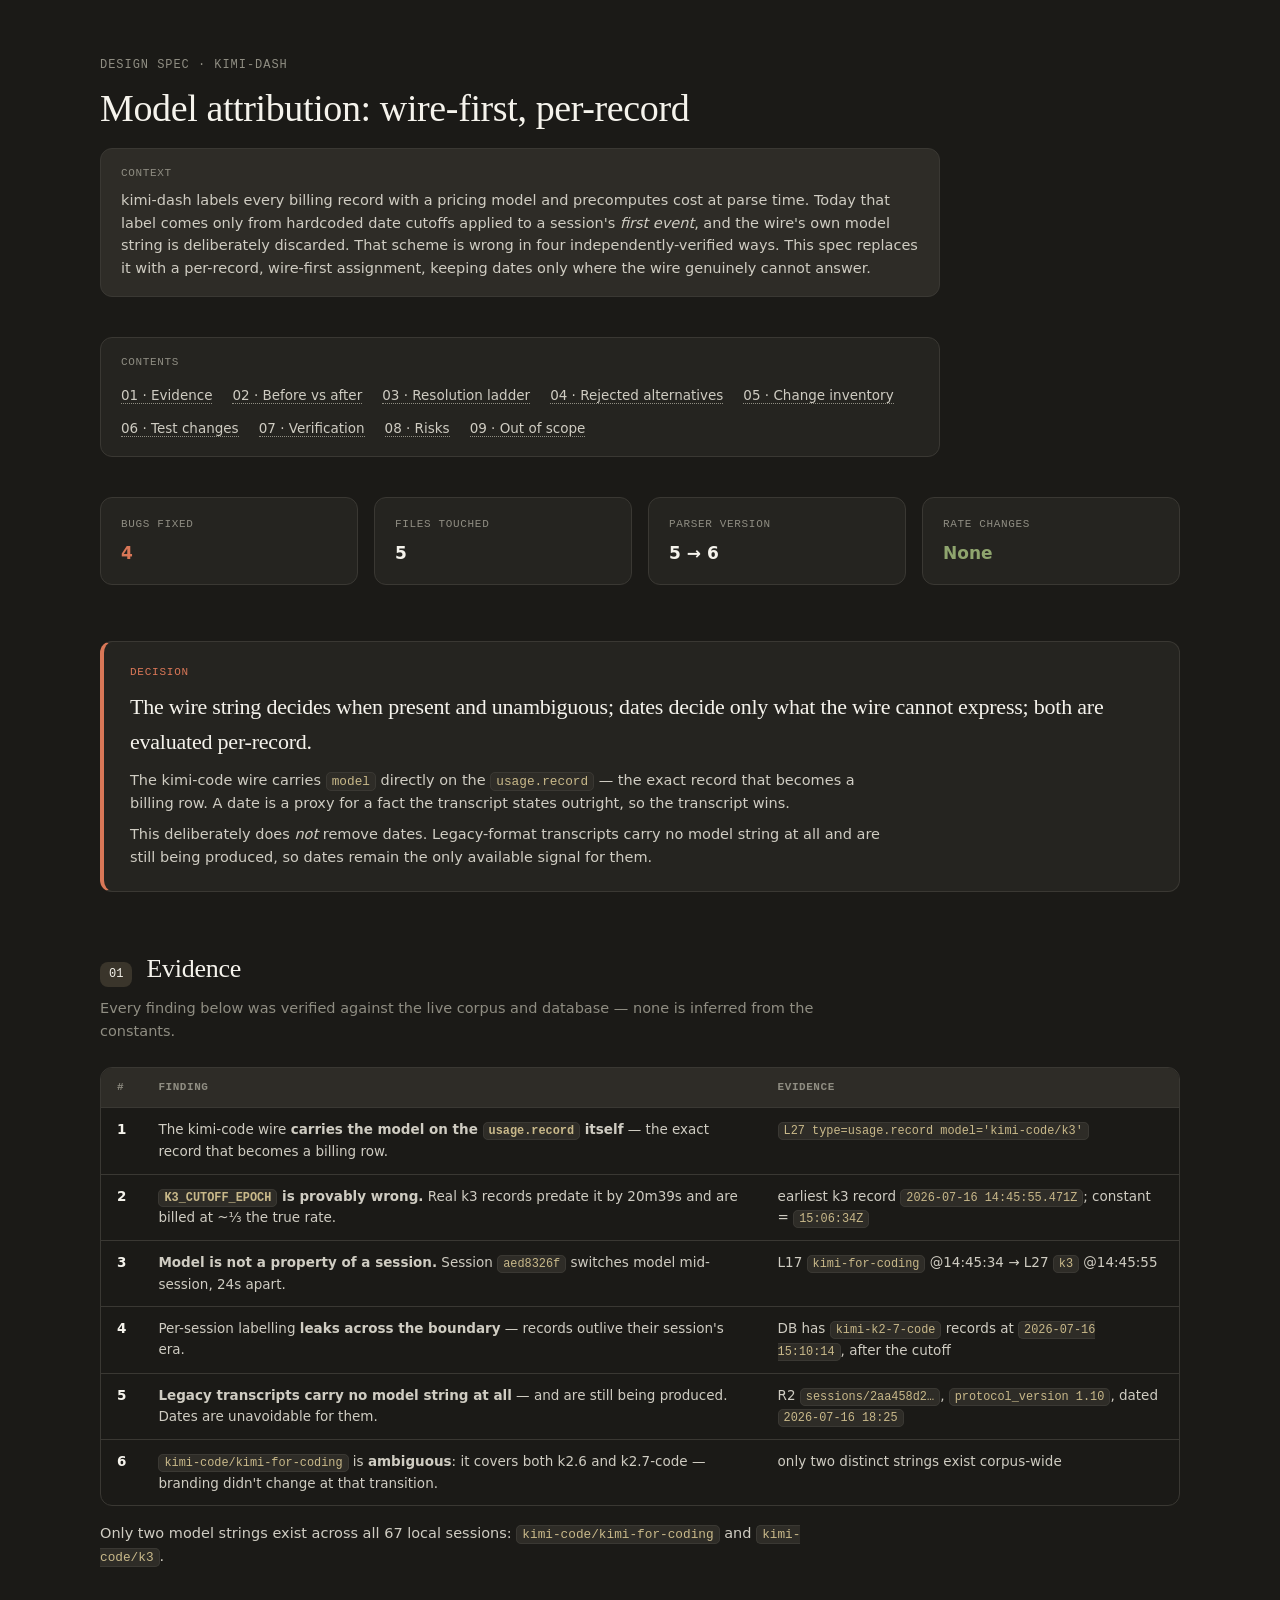
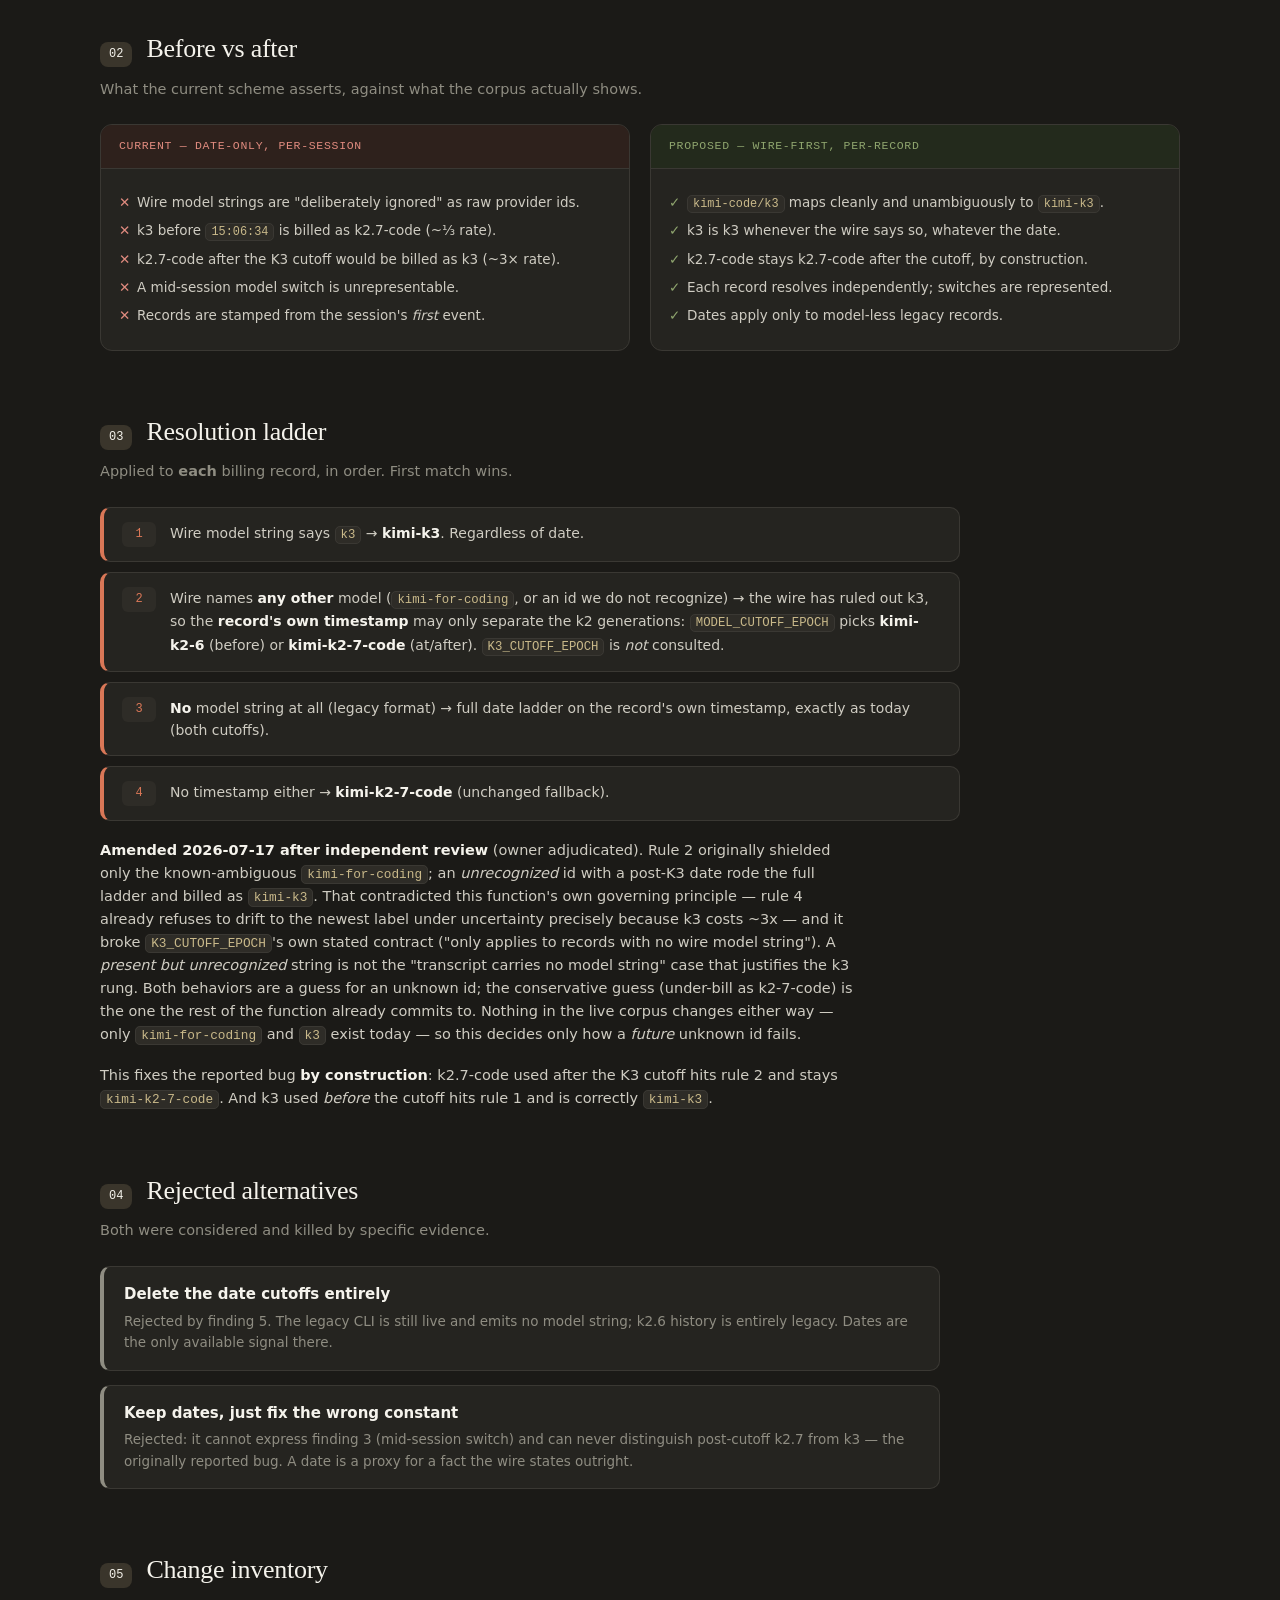
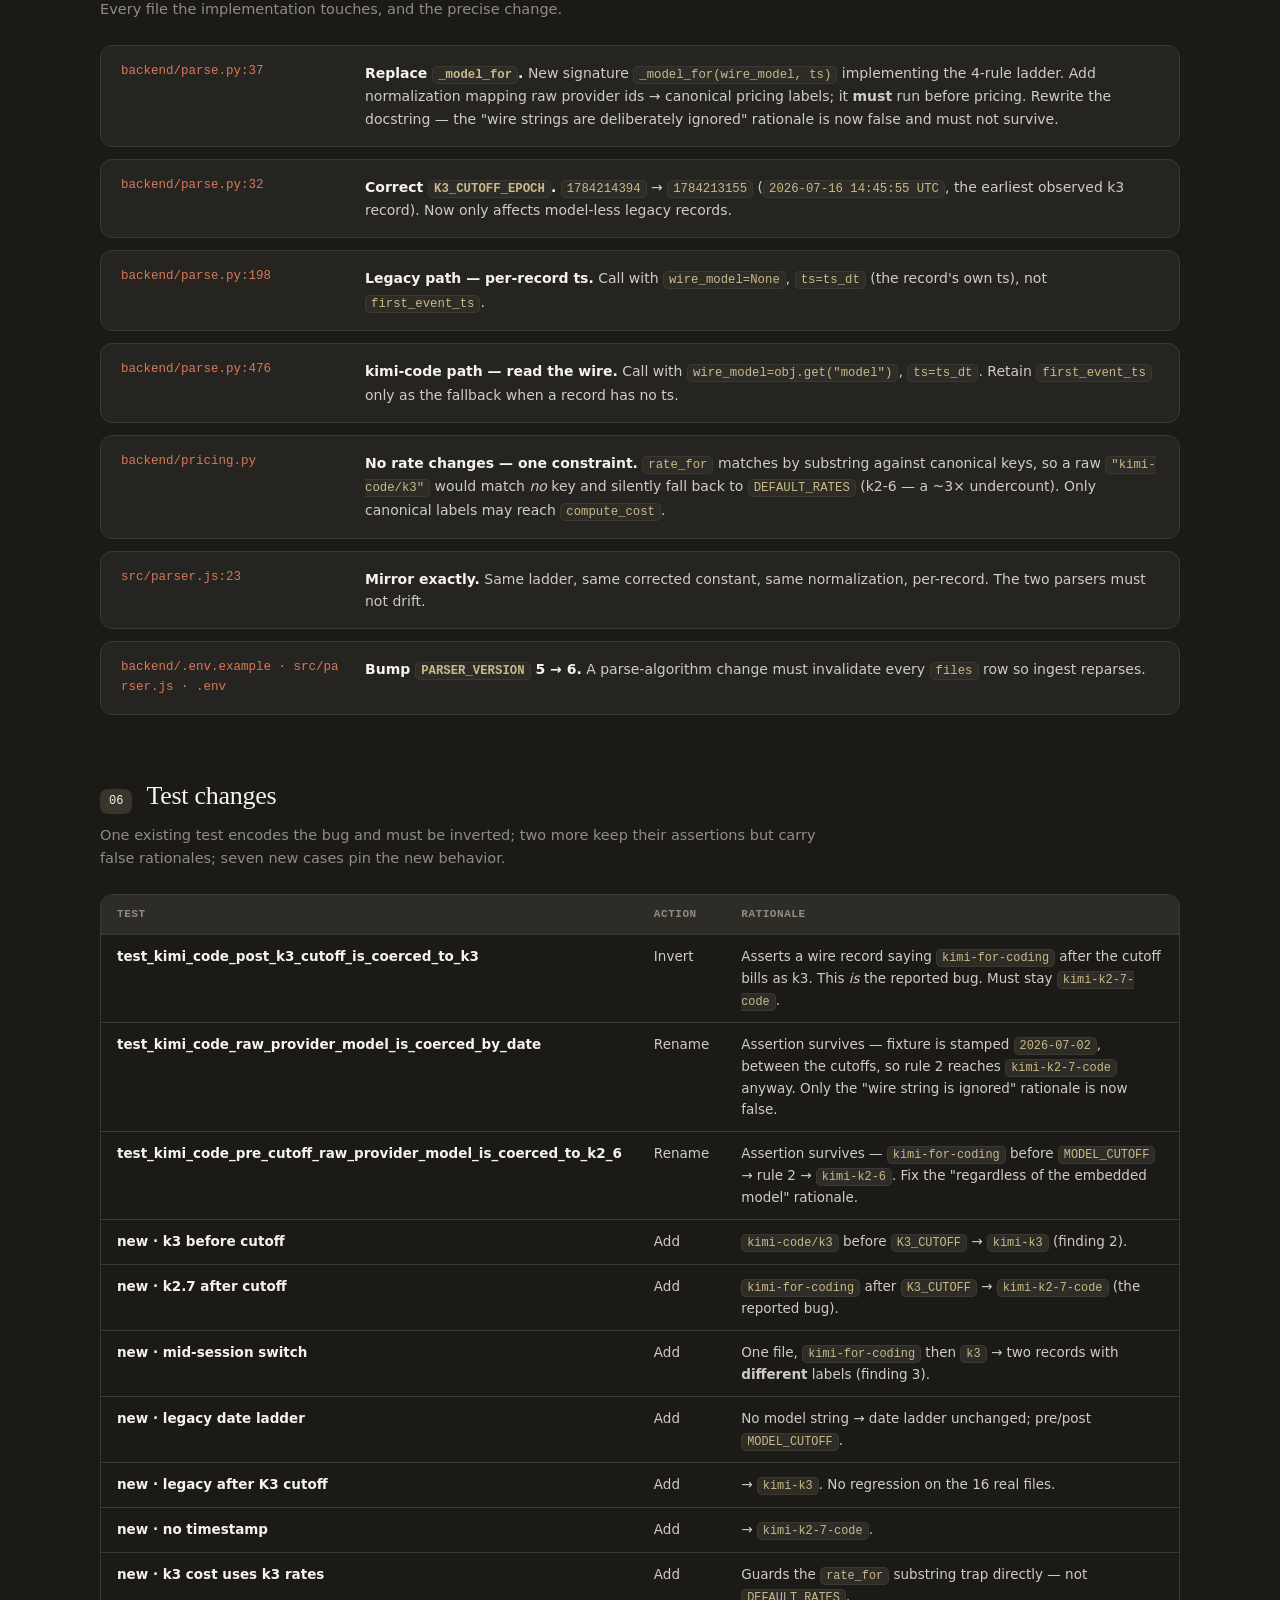
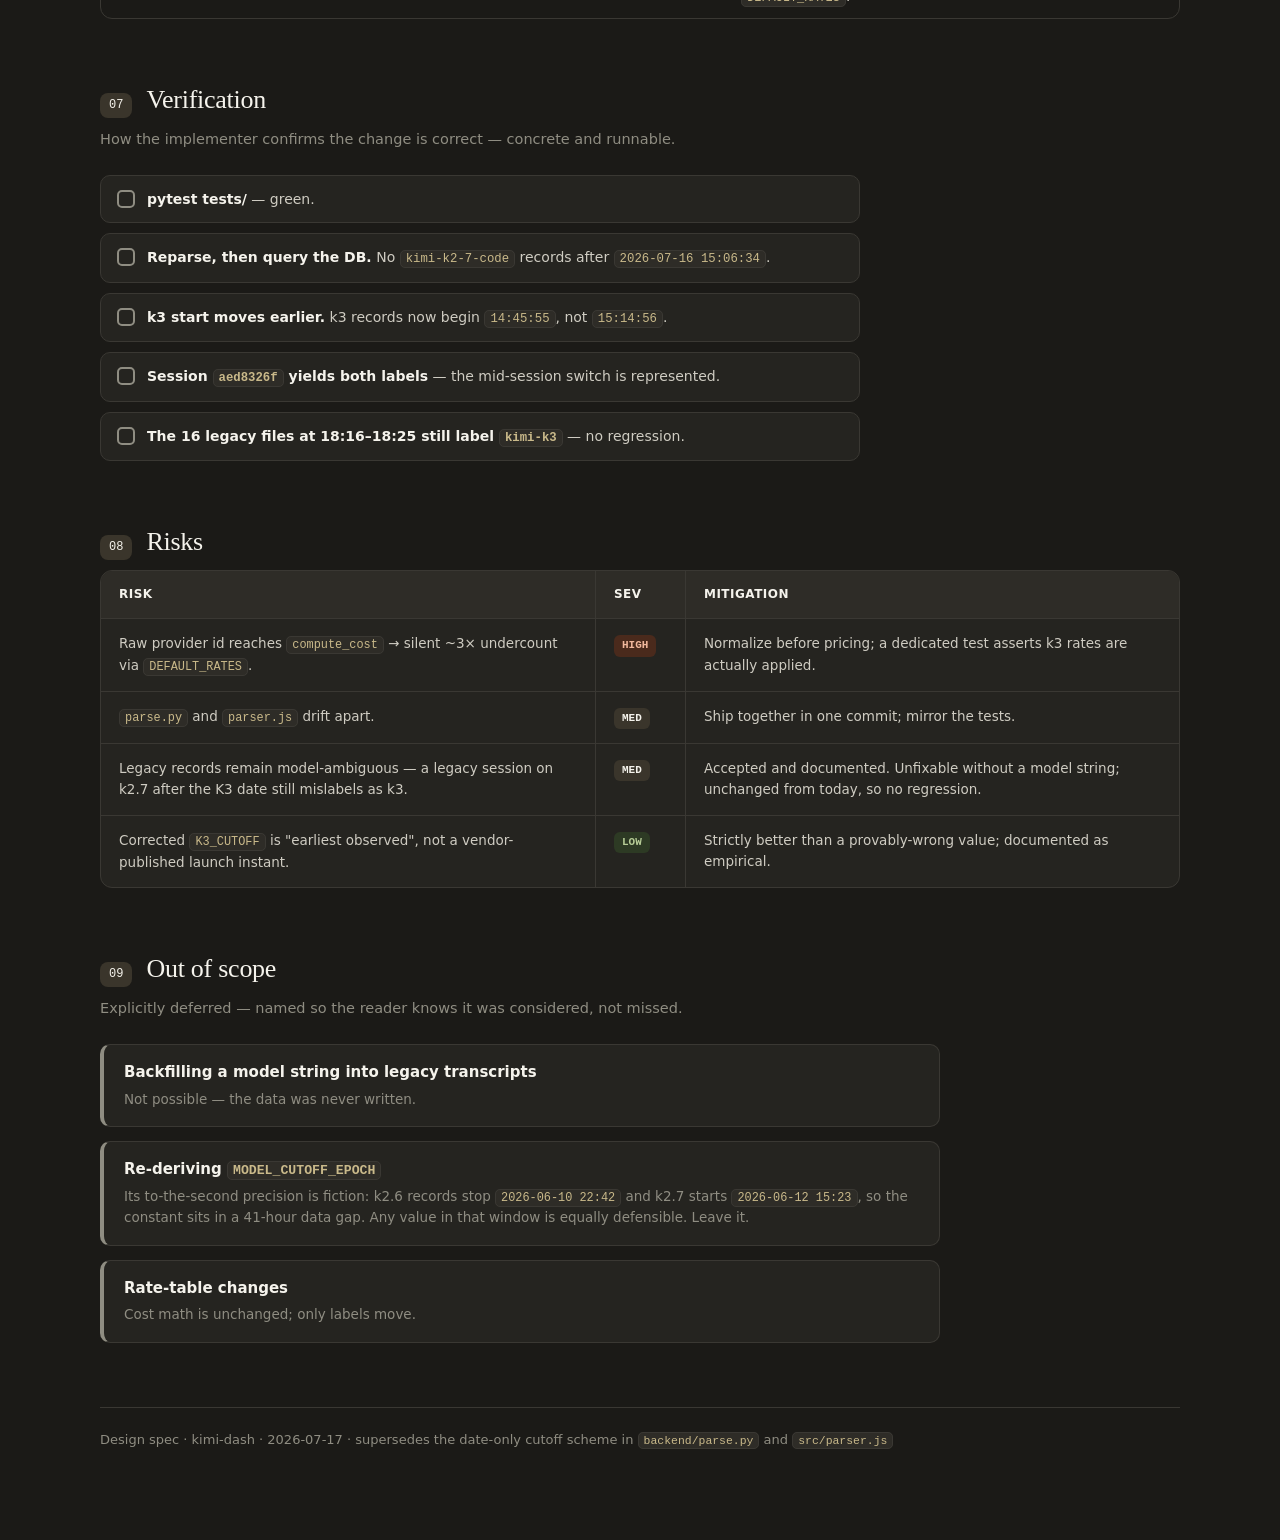
<file: docs/superpowers/specs/2026-07-17-model-attribution-design.html>
<!DOCTYPE html>
<html lang="en">
<head>
  <meta charset="UTF-8">
  <meta name="viewport" content="width=device-width, initial-scale=1.0">
  <title>Design spec — Model attribution: wire-first, per-record</title>
  <style>
    :root {
      --ivory:    #1B1A17;
      --slate:    #F5F3EC;
      --clay:     #D97757;
      --oat:      #3A352B;
      --olive:    #8FA56E;
      --rust:     #E08B7F;
      --gray-150: #2E2C27;
      --gray-300: #3A3833;
      --gray-500: #8F8D82;
      --gray-700: #CFCCC2;
      --white:    #252420;

      --serif: ui-serif, Georgia, 'Times New Roman', serif;
      --sans:  system-ui, -apple-system, 'Segoe UI', Roboto, sans-serif;
      --mono:  ui-monospace, 'SF Mono', Menlo, Monaco, monospace;

      --radius: 12px;
      --border: 1.5px solid var(--gray-300);
    }

    * { margin: 0; padding: 0; box-sizing: border-box; }

    body {
      font-family: var(--sans);
      background: var(--ivory);
      color: var(--gray-700);
      line-height: 1.58;
      padding: 56px 32px 120px;
      -webkit-font-smoothing: antialiased;
    }
    .page { margin: 0 auto; max-width: 1080px; }

    header.page-head { margin-bottom: 40px; max-width: 840px; }
    .eyebrow {
      font-family: var(--mono);
      font-size: 12px;
      letter-spacing: 0.08em;
      text-transform: uppercase;
      color: var(--gray-500);
      margin-bottom: 12px;
    }
    h1 {
      font-family: var(--serif);
      font-weight: 500;
      font-size: 38px;
      line-height: 1.14;
      color: var(--slate);
      margin-bottom: 18px;
      letter-spacing: -0.01em;
    }
    .context-box {
      background: var(--gray-150);
      border: var(--border);
      border-radius: var(--radius);
      padding: 16px 20px;
      font-size: 14.5px;
      color: var(--gray-700);
    }
    .context-box .label {
      font-family: var(--mono);
      font-size: 11px;
      text-transform: uppercase;
      letter-spacing: 0.06em;
      color: var(--gray-500);
      display: block;
      margin-bottom: 6px;
    }

    /* ---------- TOC ---------- */
    .toc {
      background: var(--white);
      border: var(--border);
      border-radius: var(--radius);
      padding: 16px 20px;
      margin-bottom: 40px;
      max-width: 840px;
    }
    .toc .label {
      font-family: var(--mono);
      font-size: 11px;
      text-transform: uppercase;
      letter-spacing: 0.06em;
      color: var(--gray-500);
      display: block;
      margin-bottom: 10px;
    }
    .toc ol { list-style: none; display: flex; flex-wrap: wrap; gap: 8px 20px; }
    .toc a {
      color: var(--gray-700);
      text-decoration: none;
      font-size: 13.5px;
      border-bottom: 1px dotted var(--gray-500);
    }
    .toc a:hover { color: var(--clay); border-bottom-color: var(--clay); }

    .summary {
      display: grid;
      grid-template-columns: repeat(4, 1fr);
      gap: 16px;
      margin-bottom: 56px;
    }
    @media (max-width: 900px) { .summary { grid-template-columns: repeat(2, 1fr); } }
    .summary .cell {
      background: var(--white);
      border: var(--border);
      border-radius: var(--radius);
      padding: 18px 20px;
    }
    .summary .k {
      font-family: var(--mono);
      font-size: 11px;
      text-transform: uppercase;
      letter-spacing: 0.06em;
      color: var(--gray-500);
      margin-bottom: 6px;
    }
    .summary .v { font-size: 17px; color: var(--slate); font-weight: 600; }
    .summary .v.accent  { color: var(--clay); }
    .summary .v.ok      { color: var(--olive); }

    .decision {
      background: var(--white);
      border: var(--border);
      border-left: 4px solid var(--clay);
      border-radius: var(--radius);
      padding: 22px 26px;
      margin-bottom: 56px;
    }
    .decision .d-tag {
      font-family: var(--mono);
      font-size: 11px;
      text-transform: uppercase;
      letter-spacing: 0.07em;
      color: var(--clay);
      margin-bottom: 8px;
    }
    .decision .d-head {
      font-family: var(--serif);
      font-size: 22px;
      font-weight: 500;
      color: var(--slate);
      margin-bottom: 10px;
      letter-spacing: -0.01em;
    }
    .decision .d-body { font-size: 14.5px; color: var(--gray-700); max-width: 760px; }
    .decision .d-body + .d-body { margin-top: 8px; }

    section { margin-bottom: 60px; scroll-margin-top: 20px; }
    .sec-head {
      display: flex;
      align-items: baseline;
      gap: 14px;
      margin-bottom: 8px;
    }
    .sec-head .num {
      font-family: var(--mono);
      font-size: 12px;
      background: var(--oat);
      color: var(--slate);
      padding: 3px 9px;
      border-radius: 8px;
    }
    .sec-head h2 {
      font-family: var(--serif);
      font-weight: 500;
      font-size: 26px;
      color: var(--slate);
      letter-spacing: -0.01em;
    }
    .sec-intro {
      font-size: 14.5px;
      color: var(--gray-500);
      max-width: 740px;
      margin-bottom: 24px;
    }
    p.body { font-size: 14.5px; max-width: 760px; margin-bottom: 14px; }
    p.body strong { color: var(--slate); }
    code {
      font-family: var(--mono);
      font-size: 0.88em;
      background: var(--gray-150);
      border: 1px solid var(--gray-300);
      border-radius: 5px;
      padding: 1px 5px;
      color: #C9B98A;
    }

    .tbl {
      width: 100%;
      border: var(--border);
      border-radius: var(--radius);
      border-collapse: separate;
      border-spacing: 0;
      overflow: hidden;
      font-size: 13.5px;
    }
    .tbl th, .tbl td {
      text-align: left;
      padding: 11px 16px;
      border-bottom: 1px solid var(--gray-300);
      vertical-align: top;
    }
    .tbl th {
      font-family: var(--mono);
      font-size: 11px;
      text-transform: uppercase;
      letter-spacing: 0.05em;
      color: var(--gray-500);
      background: var(--gray-150);
      font-weight: 600;
    }
    .tbl tr:last-child td { border-bottom: none; }
    .tbl td { color: var(--gray-700); }
    .tbl td.slate { color: var(--slate); font-weight: 600; }
    .tbl tbody tr:hover { background: var(--gray-150); }
    .tbl-wrap { overflow-x: auto; }

    .compare {
      display: grid;
      grid-template-columns: 1fr 1fr;
      gap: 20px;
    }
    @media (max-width: 820px) { .compare { grid-template-columns: 1fr; } }
    .compare .col {
      background: var(--white);
      border: var(--border);
      border-radius: var(--radius);
      overflow: hidden;
    }
    .compare .col-head {
      padding: 12px 18px;
      font-family: var(--mono);
      font-size: 11.5px;
      text-transform: uppercase;
      letter-spacing: 0.06em;
      border-bottom: var(--border);
    }
    .compare .col.bad  .col-head { background: #2E211C; color: var(--rust); }
    .compare .col.good .col-head { background: #232A1C; color: var(--olive); }
    .compare .col-body { padding: 16px 18px; font-size: 13.5px; }
    .compare .col-body ul { list-style: none; }
    .compare .col-body li { margin: 7px 0; padding-left: 18px; position: relative; }
    .compare .col.bad  li:before { content: '\2715'; position: absolute; left: 0; color: var(--rust); }
    .compare .col.good li:before { content: '\2713'; position: absolute; left: 0; color: var(--olive); }

    /* ---------- ladder ---------- */
    .ladder { display: flex; flex-direction: column; gap: 10px; max-width: 860px; }
    .rung {
      background: var(--white);
      border: var(--border);
      border-left: 4px solid var(--clay);
      border-radius: 10px;
      padding: 14px 18px;
      display: grid;
      grid-template-columns: 34px 1fr;
      gap: 14px;
      align-items: start;
    }
    .rung .n {
      font-family: var(--mono);
      font-size: 12px;
      color: var(--clay);
      background: var(--gray-150);
      border-radius: 6px;
      text-align: center;
      padding: 3px 0;
    }
    .rung .t { font-size: 14px; }
    .rung .t strong { color: var(--slate); }

    .changes { display: flex; flex-direction: column; gap: 12px; }
    .change {
      background: var(--white);
      border: var(--border);
      border-radius: var(--radius);
      padding: 16px 20px;
      display: grid;
      grid-template-columns: 220px 1fr;
      gap: 4px 24px;
    }
    @media (max-width: 720px) { .change { grid-template-columns: 1fr; } }
    .change .file {
      font-family: var(--mono);
      font-size: 12.5px;
      color: var(--clay);
      word-break: break-all;
    }
    .change .what { font-size: 14px; color: var(--gray-700); }
    .change .what .lead { color: var(--slate); font-weight: 600; }

    .checklist { display: flex; flex-direction: column; gap: 10px; max-width: 760px; }
    .check {
      display: flex;
      gap: 12px;
      align-items: flex-start;
      background: var(--white);
      border: var(--border);
      border-radius: 10px;
      padding: 12px 16px;
    }
    .check .box {
      width: 18px; height: 18px;
      border-radius: 5px;
      border: 2px solid var(--gray-500);
      flex-shrink: 0;
      margin-top: 2px;
    }
    .check .ck-text { font-size: 14px; color: var(--gray-700); }
    .check .ck-text strong { color: var(--slate); }

    .risks {
      border: var(--border);
      border-radius: var(--radius);
      overflow: hidden;
      background: var(--white);
    }
    .risks .row { display: grid; grid-template-columns: 1.6fr 90px 1.6fr; }
    @media (max-width: 780px) { .risks .row { grid-template-columns: 1fr; } }
    .risks .row + .row { border-top: var(--border); }
    .risks .cell { padding: 14px 18px; font-size: 13.5px; }
    .risks .cell + .cell { border-left: var(--border); }
    @media (max-width: 780px) {
      .risks .cell + .cell { border-left: none; border-top: 1px dashed var(--gray-300); }
    }
    .risks .head {
      background: var(--gray-150);
      font-weight: 600;
      color: var(--slate);
      font-size: 12px;
      text-transform: uppercase;
      letter-spacing: 0.04em;
    }
    .sev {
      display: inline-block;
      font-family: var(--mono);
      font-size: 11px;
      padding: 2px 8px;
      border-radius: 6px;
      font-weight: 600;
    }
    .sev.high { background: #4A2A1C; color: #F0B79C; }
    .sev.med  { background: var(--oat);  color: var(--slate); }
    .sev.low  { background: #2D3A24; color: #B6CC96; }

    .deferred { display: flex; flex-direction: column; gap: 14px; max-width: 840px; }
    .defer {
      background: var(--white);
      border: var(--border);
      border-left: 4px solid var(--gray-500);
      border-radius: 10px;
      padding: 16px 20px;
    }
    .defer .dt { font-weight: 600; font-size: 15px; color: var(--slate); margin-bottom: 4px; }
    .defer .dd { font-size: 13.5px; color: var(--gray-500); }

    .footer {
      color: var(--gray-500);
      font-size: 13px;
      margin-top: 64px;
      padding-top: 22px;
      border-top: 1px solid var(--gray-300);
    }
  </style>
</head>
<body>
  <div class="page">

    <header class="page-head">
      <div class="eyebrow">Design spec · kimi-dash</div>
      <h1>Model attribution: wire-first, per-record</h1>
      <div class="context-box">
        <span class="label">Context</span>
        kimi-dash labels every billing record with a pricing model and precomputes
        cost at parse time. Today that label comes only from hardcoded date cutoffs
        applied to a session's <em>first event</em>, and the wire's own model string
        is deliberately discarded. That scheme is wrong in four independently-verified
        ways. This spec replaces it with a per-record, wire-first assignment, keeping
        dates only where the wire genuinely cannot answer.
      </div>
    </header>

    <nav class="toc">
      <span class="label">Contents</span>
      <ol>
        <li><a href="#s1">01 · Evidence</a></li>
        <li><a href="#s2">02 · Before vs after</a></li>
        <li><a href="#s3">03 · Resolution ladder</a></li>
        <li><a href="#s4">04 · Rejected alternatives</a></li>
        <li><a href="#s5">05 · Change inventory</a></li>
        <li><a href="#s6">06 · Test changes</a></li>
        <li><a href="#s7">07 · Verification</a></li>
        <li><a href="#s8">08 · Risks</a></li>
        <li><a href="#s9">09 · Out of scope</a></li>
      </ol>
    </nav>

    <div class="summary">
      <div class="cell"><div class="k">Bugs fixed</div><div class="v accent">4</div></div>
      <div class="cell"><div class="k">Files touched</div><div class="v">5</div></div>
      <div class="cell"><div class="k">Parser version</div><div class="v">5 → 6</div></div>
      <div class="cell"><div class="k">Rate changes</div><div class="v ok">None</div></div>
    </div>

    <div class="decision">
      <div class="d-tag">Decision</div>
      <div class="d-head">The wire string decides when present and unambiguous; dates decide only what the wire cannot express; both are evaluated per-record.</div>
      <div class="d-body">The kimi-code wire carries <code>model</code> directly on the
        <code>usage.record</code> — the exact record that becomes a billing row. A date
        is a proxy for a fact the transcript states outright, so the transcript wins.</div>
      <div class="d-body">This deliberately does <em>not</em> remove dates. Legacy-format
        transcripts carry no model string at all and are still being produced, so dates
        remain the only available signal for them.</div>
    </div>

    <section id="s1">
      <div class="sec-head"><span class="num">01</span><h2>Evidence</h2></div>
      <p class="sec-intro">Every finding below was verified against the live corpus and database — none is inferred from the constants.</p>
      <div class="tbl-wrap">
      <table class="tbl">
        <thead><tr><th>#</th><th>Finding</th><th>Evidence</th></tr></thead>
        <tbody>
          <tr>
            <td class="slate">1</td>
            <td>The kimi-code wire <strong>carries the model on the <code>usage.record</code> itself</strong> — the exact record that becomes a billing row.</td>
            <td><code>L27 type=usage.record model='kimi-code/k3'</code></td>
          </tr>
          <tr>
            <td class="slate">2</td>
            <td><strong><code>K3_CUTOFF_EPOCH</code> is provably wrong.</strong> Real k3 records predate it by 20m39s and are billed at ~⅓ the true rate.</td>
            <td>earliest k3 record <code>2026-07-16 14:45:55.471Z</code>; constant = <code>15:06:34Z</code></td>
          </tr>
          <tr>
            <td class="slate">3</td>
            <td><strong>Model is not a property of a session.</strong> Session <code>aed8326f</code> switches model mid-session, 24s apart.</td>
            <td>L17 <code>kimi-for-coding</code> @14:45:34 → L27 <code>k3</code> @14:45:55</td>
          </tr>
          <tr>
            <td class="slate">4</td>
            <td>Per-session labelling <strong>leaks across the boundary</strong> — records outlive their session's era.</td>
            <td>DB has <code>kimi-k2-7-code</code> records at <code>2026-07-16 15:10:14</code>, after the cutoff</td>
          </tr>
          <tr>
            <td class="slate">5</td>
            <td><strong>Legacy transcripts carry no model string at all</strong> — and are still being produced. Dates are unavoidable for them.</td>
            <td>R2 <code>sessions/2aa458d2…</code>, <code>protocol_version 1.10</code>, dated <code>2026-07-16 18:25</code></td>
          </tr>
          <tr>
            <td class="slate">6</td>
            <td><code>kimi-code/kimi-for-coding</code> is <strong>ambiguous</strong>: it covers both k2.6 and k2.7-code — branding didn't change at that transition.</td>
            <td>only two distinct strings exist corpus-wide</td>
          </tr>
        </tbody>
      </table>
      </div>
      <p class="body" style="margin-top:16px">Only two model strings exist across all 67 local sessions:
        <code>kimi-code/kimi-for-coding</code> and <code>kimi-code/k3</code>.</p>
    </section>

    <section id="s2">
      <div class="sec-head"><span class="num">02</span><h2>Before vs after</h2></div>
      <p class="sec-intro">What the current scheme asserts, against what the corpus actually shows.</p>
      <div class="compare">
        <div class="col bad">
          <div class="col-head">Current — date-only, per-session</div>
          <div class="col-body"><ul>
            <li>Wire model strings are "deliberately ignored" as raw provider ids.</li>
            <li>k3 before <code>15:06:34</code> is billed as k2.7-code (~⅓ rate).</li>
            <li>k2.7-code after the K3 cutoff would be billed as k3 (~3× rate).</li>
            <li>A mid-session model switch is unrepresentable.</li>
            <li>Records are stamped from the session's <em>first</em> event.</li>
          </ul></div>
        </div>
        <div class="col good">
          <div class="col-head">Proposed — wire-first, per-record</div>
          <div class="col-body"><ul>
            <li><code>kimi-code/k3</code> maps cleanly and unambiguously to <code>kimi-k3</code>.</li>
            <li>k3 is k3 whenever the wire says so, whatever the date.</li>
            <li>k2.7-code stays k2.7-code after the cutoff, by construction.</li>
            <li>Each record resolves independently; switches are represented.</li>
            <li>Dates apply only to model-less legacy records.</li>
          </ul></div>
        </div>
      </div>
    </section>

    <section id="s3">
      <div class="sec-head"><span class="num">03</span><h2>Resolution ladder</h2></div>
      <p class="sec-intro">Applied to <strong>each</strong> billing record, in order. First match wins.</p>
      <div class="ladder">
        <div class="rung">
          <div class="n">1</div>
          <div class="t">Wire model string says <code>k3</code> → <strong>kimi-k3</strong>. Regardless of date.</div>
        </div>
        <div class="rung">
          <div class="n">2</div>
          <div class="t">Wire names <strong>any other</strong> model (<code>kimi-for-coding</code>, or an id we do not recognize) → the wire has ruled out k3, so the <strong>record's own timestamp</strong> may only separate the k2 generations: <code>MODEL_CUTOFF_EPOCH</code> picks <strong>kimi-k2-6</strong> (before) or <strong>kimi-k2-7-code</strong> (at/after). <code>K3_CUTOFF_EPOCH</code> is <em>not</em> consulted.</div>
        </div>
        <div class="rung">
          <div class="n">3</div>
          <div class="t"><strong>No</strong> model string at all (legacy format) → full date ladder on the record's own timestamp, exactly as today (both cutoffs).</div>
        </div>
        <div class="rung">
          <div class="n">4</div>
          <div class="t">No timestamp either → <strong>kimi-k2-7-code</strong> (unchanged fallback).</div>
        </div>
      </div>
      <p class="body" style="margin-top:18px"><strong>Amended 2026-07-17 after independent review</strong> (owner adjudicated).
        Rule 2 originally shielded only the known-ambiguous <code>kimi-for-coding</code>; an
        <em>unrecognized</em> id with a post-K3 date rode the full ladder and billed as
        <code>kimi-k3</code>. That contradicted this function's own governing principle — rule 4
        already refuses to drift to the newest label under uncertainty precisely because k3 costs
        ~3x — and it broke <code>K3_CUTOFF_EPOCH</code>'s own stated contract ("only applies to
        records with no wire model string"). A <em>present but unrecognized</em> string is not the
        "transcript carries no model string" case that justifies the k3 rung. Both behaviors are a
        guess for an unknown id; the conservative guess (under-bill as k2-7-code) is the one the
        rest of the function already commits to. Nothing in the live corpus changes either way —
        only <code>kimi-for-coding</code> and <code>k3</code> exist today — so this decides only how
        a <em>future</em> unknown id fails.</p>

      <p class="body" style="margin-top:18px">This fixes the reported bug <strong>by construction</strong>:
        k2.7-code used after the K3 cutoff hits rule 2 and stays <code>kimi-k2-7-code</code>.
        And k3 used <em>before</em> the cutoff hits rule 1 and is correctly <code>kimi-k3</code>.</p>
    </section>

    <section id="s4">
      <div class="sec-head"><span class="num">04</span><h2>Rejected alternatives</h2></div>
      <p class="sec-intro">Both were considered and killed by specific evidence.</p>
      <div class="deferred">
        <div class="defer">
          <div class="dt">Delete the date cutoffs entirely</div>
          <div class="dd">Rejected by finding 5. The legacy CLI is still live and emits no model
            string; k2.6 history is entirely legacy. Dates are the only available signal there.</div>
        </div>
        <div class="defer">
          <div class="dt">Keep dates, just fix the wrong constant</div>
          <div class="dd">Rejected: it cannot express finding 3 (mid-session switch) and can never
            distinguish post-cutoff k2.7 from k3 — the originally reported bug. A date is a proxy
            for a fact the wire states outright.</div>
        </div>
      </div>
    </section>

    <section id="s5">
      <div class="sec-head"><span class="num">05</span><h2>Change inventory</h2></div>
      <p class="sec-intro">Every file the implementation touches, and the precise change.</p>
      <div class="changes">
        <div class="change">
          <div class="file">backend/parse.py:37</div>
          <div class="what"><span class="lead">Replace <code>_model_for</code>.</span>
            New signature <code>_model_for(wire_model, ts)</code> implementing the 4-rule ladder.
            Add normalization mapping raw provider ids → canonical pricing labels; it
            <strong>must</strong> run before pricing. Rewrite the docstring — the
            "wire strings are deliberately ignored" rationale is now false and must not survive.</div>
        </div>
        <div class="change">
          <div class="file">backend/parse.py:32</div>
          <div class="what"><span class="lead">Correct <code>K3_CUTOFF_EPOCH</code>.</span>
            <code>1784214394</code> → <code>1784213155</code> (<code>2026-07-16 14:45:55 UTC</code>,
            the earliest observed k3 record). Now only affects model-less legacy records.</div>
        </div>
        <div class="change">
          <div class="file">backend/parse.py:198</div>
          <div class="what"><span class="lead">Legacy path — per-record ts.</span>
            Call with <code>wire_model=None</code>, <code>ts=ts_dt</code> (the record's own ts),
            not <code>first_event_ts</code>.</div>
        </div>
        <div class="change">
          <div class="file">backend/parse.py:476</div>
          <div class="what"><span class="lead">kimi-code path — read the wire.</span>
            Call with <code>wire_model=obj.get("model")</code>, <code>ts=ts_dt</code>.
            Retain <code>first_event_ts</code> only as the fallback when a record has no ts.</div>
        </div>
        <div class="change">
          <div class="file">backend/pricing.py</div>
          <div class="what"><span class="lead">No rate changes — one constraint.</span>
            <code>rate_for</code> matches by substring against canonical keys, so a raw
            <code>"kimi-code/k3"</code> would match <em>no</em> key and silently fall back to
            <code>DEFAULT_RATES</code> (k2-6 — a ~3× undercount). Only canonical labels may
            reach <code>compute_cost</code>.</div>
        </div>
        <div class="change">
          <div class="file">src/parser.js:23</div>
          <div class="what"><span class="lead">Mirror exactly.</span>
            Same ladder, same corrected constant, same normalization, per-record.
            The two parsers must not drift.</div>
        </div>
        <div class="change">
          <div class="file">backend/.env.example · src/parser.js · .env</div>
          <div class="what"><span class="lead">Bump <code>PARSER_VERSION</code> 5 → 6.</span>
            A parse-algorithm change must invalidate every <code>files</code> row so ingest reparses.</div>
        </div>
      </div>
    </section>

    <section id="s6">
      <div class="sec-head"><span class="num">06</span><h2>Test changes</h2></div>
      <p class="sec-intro">One existing test encodes the bug and must be inverted; two more keep their
        assertions but carry false rationales; seven new cases pin the new behavior.</p>
      <div class="tbl-wrap">
      <table class="tbl">
        <thead><tr><th>Test</th><th>Action</th><th>Rationale</th></tr></thead>
        <tbody>
          <tr>
            <td class="slate">test_kimi_code_post_k3_cutoff_is_coerced_to_k3</td>
            <td>Invert</td>
            <td>Asserts a wire record saying <code>kimi-for-coding</code> after the cutoff bills as k3. This <em>is</em> the reported bug. Must stay <code>kimi-k2-7-code</code>.</td>
          </tr>
          <tr>
            <td class="slate">test_kimi_code_raw_provider_model_is_coerced_by_date</td>
            <td>Rename</td>
            <td>Assertion survives — fixture is stamped <code>2026-07-02</code>, between the cutoffs, so rule 2 reaches <code>kimi-k2-7-code</code> anyway. Only the "wire string is ignored" rationale is now false.</td>
          </tr>
          <tr>
            <td class="slate">test_kimi_code_pre_cutoff_raw_provider_model_is_coerced_to_k2_6</td>
            <td>Rename</td>
            <td>Assertion survives — <code>kimi-for-coding</code> before <code>MODEL_CUTOFF</code> → rule 2 → <code>kimi-k2-6</code>. Fix the "regardless of the embedded model" rationale.</td>
          </tr>
          <tr><td class="slate">new · k3 before cutoff</td><td>Add</td><td><code>kimi-code/k3</code> before <code>K3_CUTOFF</code> → <code>kimi-k3</code> (finding 2).</td></tr>
          <tr><td class="slate">new · k2.7 after cutoff</td><td>Add</td><td><code>kimi-for-coding</code> after <code>K3_CUTOFF</code> → <code>kimi-k2-7-code</code> (the reported bug).</td></tr>
          <tr><td class="slate">new · mid-session switch</td><td>Add</td><td>One file, <code>kimi-for-coding</code> then <code>k3</code> → two records with <strong>different</strong> labels (finding 3).</td></tr>
          <tr><td class="slate">new · legacy date ladder</td><td>Add</td><td>No model string → date ladder unchanged; pre/post <code>MODEL_CUTOFF</code>.</td></tr>
          <tr><td class="slate">new · legacy after K3 cutoff</td><td>Add</td><td>→ <code>kimi-k3</code>. No regression on the 16 real files.</td></tr>
          <tr><td class="slate">new · no timestamp</td><td>Add</td><td>→ <code>kimi-k2-7-code</code>.</td></tr>
          <tr><td class="slate">new · k3 cost uses k3 rates</td><td>Add</td><td>Guards the <code>rate_for</code> substring trap directly — not <code>DEFAULT_RATES</code>.</td></tr>
        </tbody>
      </table>
      </div>
    </section>

    <section id="s7">
      <div class="sec-head"><span class="num">07</span><h2>Verification</h2></div>
      <p class="sec-intro">How the implementer confirms the change is correct — concrete and runnable.</p>
      <div class="checklist">
        <div class="check"><div class="box"></div><div class="ck-text"><strong>pytest tests/</strong> — green.</div></div>
        <div class="check"><div class="box"></div><div class="ck-text"><strong>Reparse, then query the DB.</strong> No <code>kimi-k2-7-code</code> records after <code>2026-07-16 15:06:34</code>.</div></div>
        <div class="check"><div class="box"></div><div class="ck-text"><strong>k3 start moves earlier.</strong> k3 records now begin <code>14:45:55</code>, not <code>15:14:56</code>.</div></div>
        <div class="check"><div class="box"></div><div class="ck-text"><strong>Session <code>aed8326f</code> yields both labels</strong> — the mid-session switch is represented.</div></div>
        <div class="check"><div class="box"></div><div class="ck-text"><strong>The 16 legacy files at 18:16–18:25 still label <code>kimi-k3</code></strong> — no regression.</div></div>
      </div>
    </section>

    <section id="s8">
      <div class="sec-head"><span class="num">08</span><h2>Risks</h2></div>
      <div class="risks">
        <div class="row">
          <div class="cell head">Risk</div>
          <div class="cell head">Sev</div>
          <div class="cell head">Mitigation</div>
        </div>
        <div class="row">
          <div class="cell">Raw provider id reaches <code>compute_cost</code> → silent ~3× undercount via <code>DEFAULT_RATES</code>.</div>
          <div class="cell"><span class="sev high">HIGH</span></div>
          <div class="cell">Normalize before pricing; a dedicated test asserts k3 rates are actually applied.</div>
        </div>
        <div class="row">
          <div class="cell"><code>parse.py</code> and <code>parser.js</code> drift apart.</div>
          <div class="cell"><span class="sev med">MED</span></div>
          <div class="cell">Ship together in one commit; mirror the tests.</div>
        </div>
        <div class="row">
          <div class="cell">Legacy records remain model-ambiguous — a legacy session on k2.7 after the K3 date still mislabels as k3.</div>
          <div class="cell"><span class="sev med">MED</span></div>
          <div class="cell">Accepted and documented. Unfixable without a model string; unchanged from today, so no regression.</div>
        </div>
        <div class="row">
          <div class="cell">Corrected <code>K3_CUTOFF</code> is "earliest observed", not a vendor-published launch instant.</div>
          <div class="cell"><span class="sev low">LOW</span></div>
          <div class="cell">Strictly better than a provably-wrong value; documented as empirical.</div>
        </div>
      </div>
    </section>

    <section id="s9">
      <div class="sec-head"><span class="num">09</span><h2>Out of scope</h2></div>
      <p class="sec-intro">Explicitly deferred — named so the reader knows it was considered, not missed.</p>
      <div class="deferred">
        <div class="defer">
          <div class="dt">Backfilling a model string into legacy transcripts</div>
          <div class="dd">Not possible — the data was never written.</div>
        </div>
        <div class="defer">
          <div class="dt">Re-deriving <code>MODEL_CUTOFF_EPOCH</code></div>
          <div class="dd">Its to-the-second precision is fiction: k2.6 records stop
            <code>2026-06-10 22:42</code> and k2.7 starts <code>2026-06-12 15:23</code>, so the
            constant sits in a 41-hour data gap. Any value in that window is equally defensible.
            Leave it.</div>
        </div>
        <div class="defer">
          <div class="dt">Rate-table changes</div>
          <div class="dd">Cost math is unchanged; only labels move.</div>
        </div>
      </div>
    </section>

    <div class="footer">
      <p>Design spec · kimi-dash · 2026-07-17 · supersedes the date-only cutoff scheme in <code>backend/parse.py</code> and <code>src/parser.js</code></p>
    </div>

  </div>
</body>
</html>
</file>
